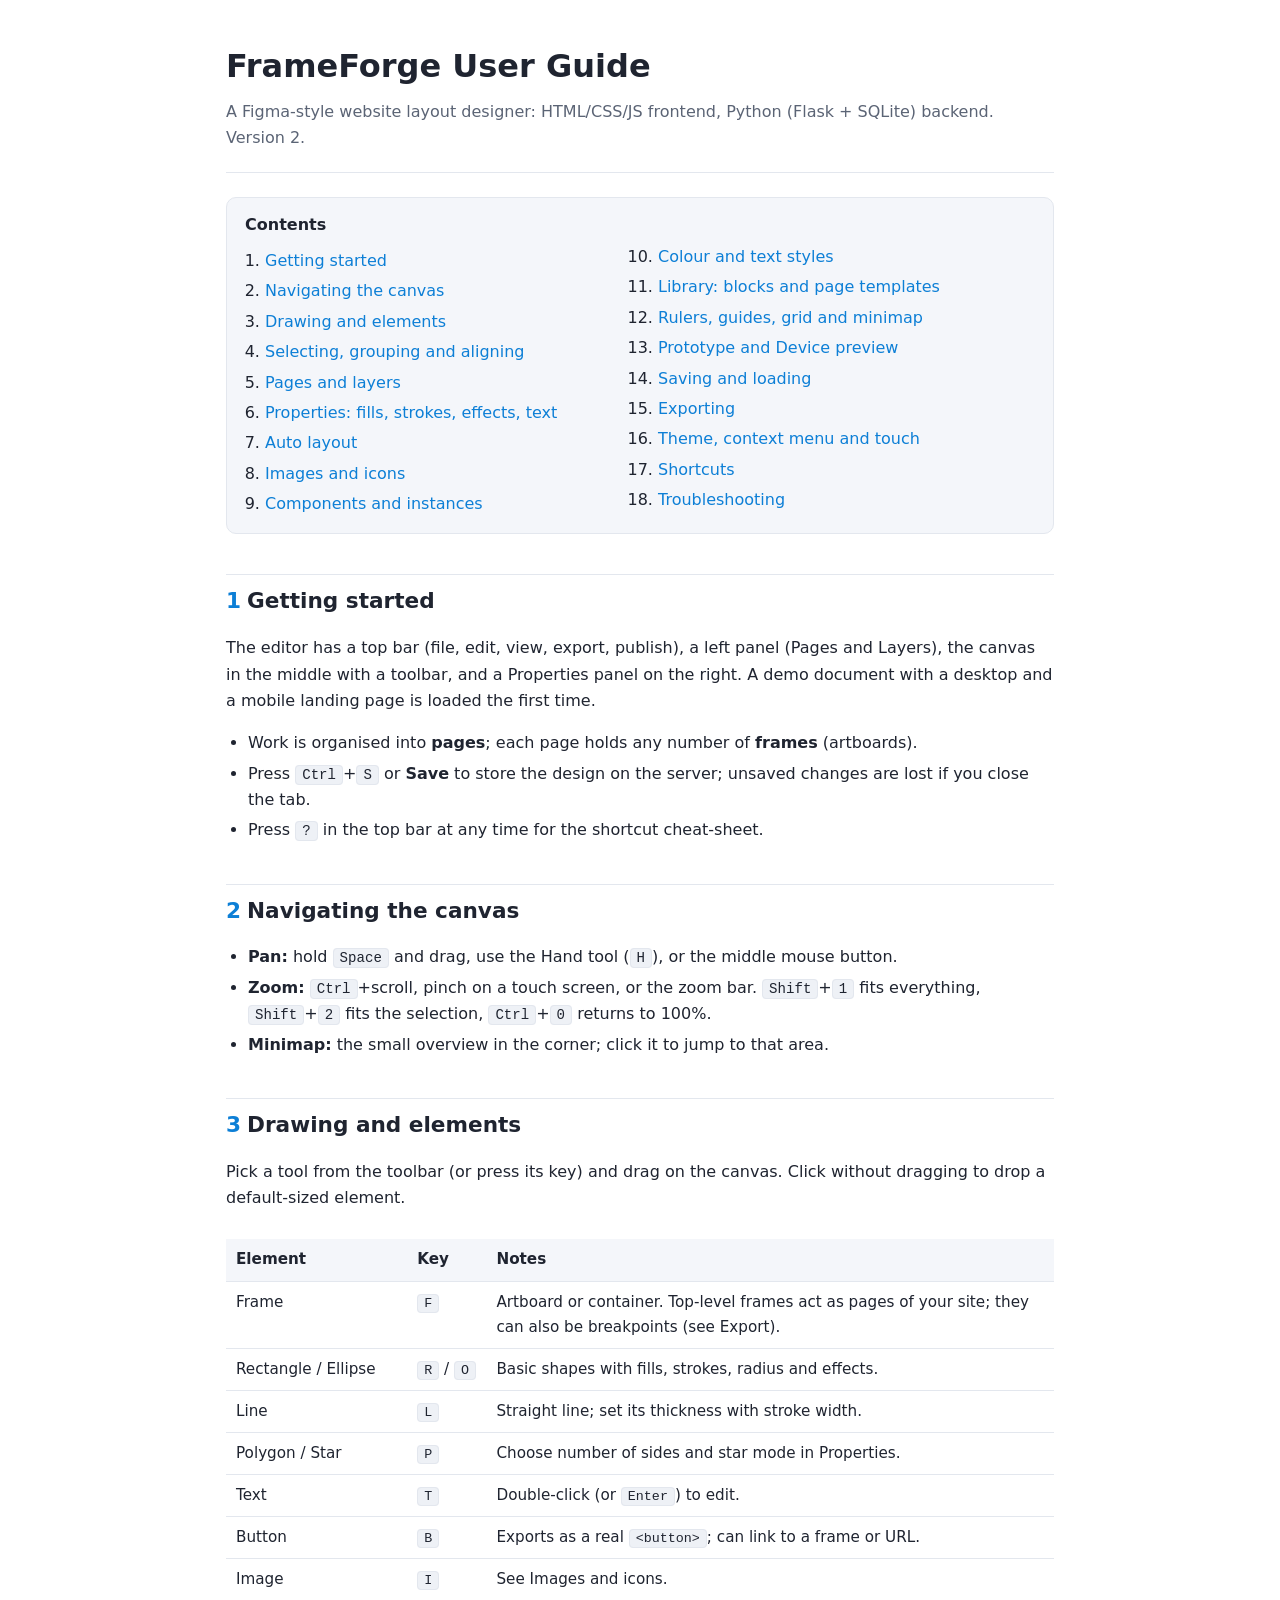
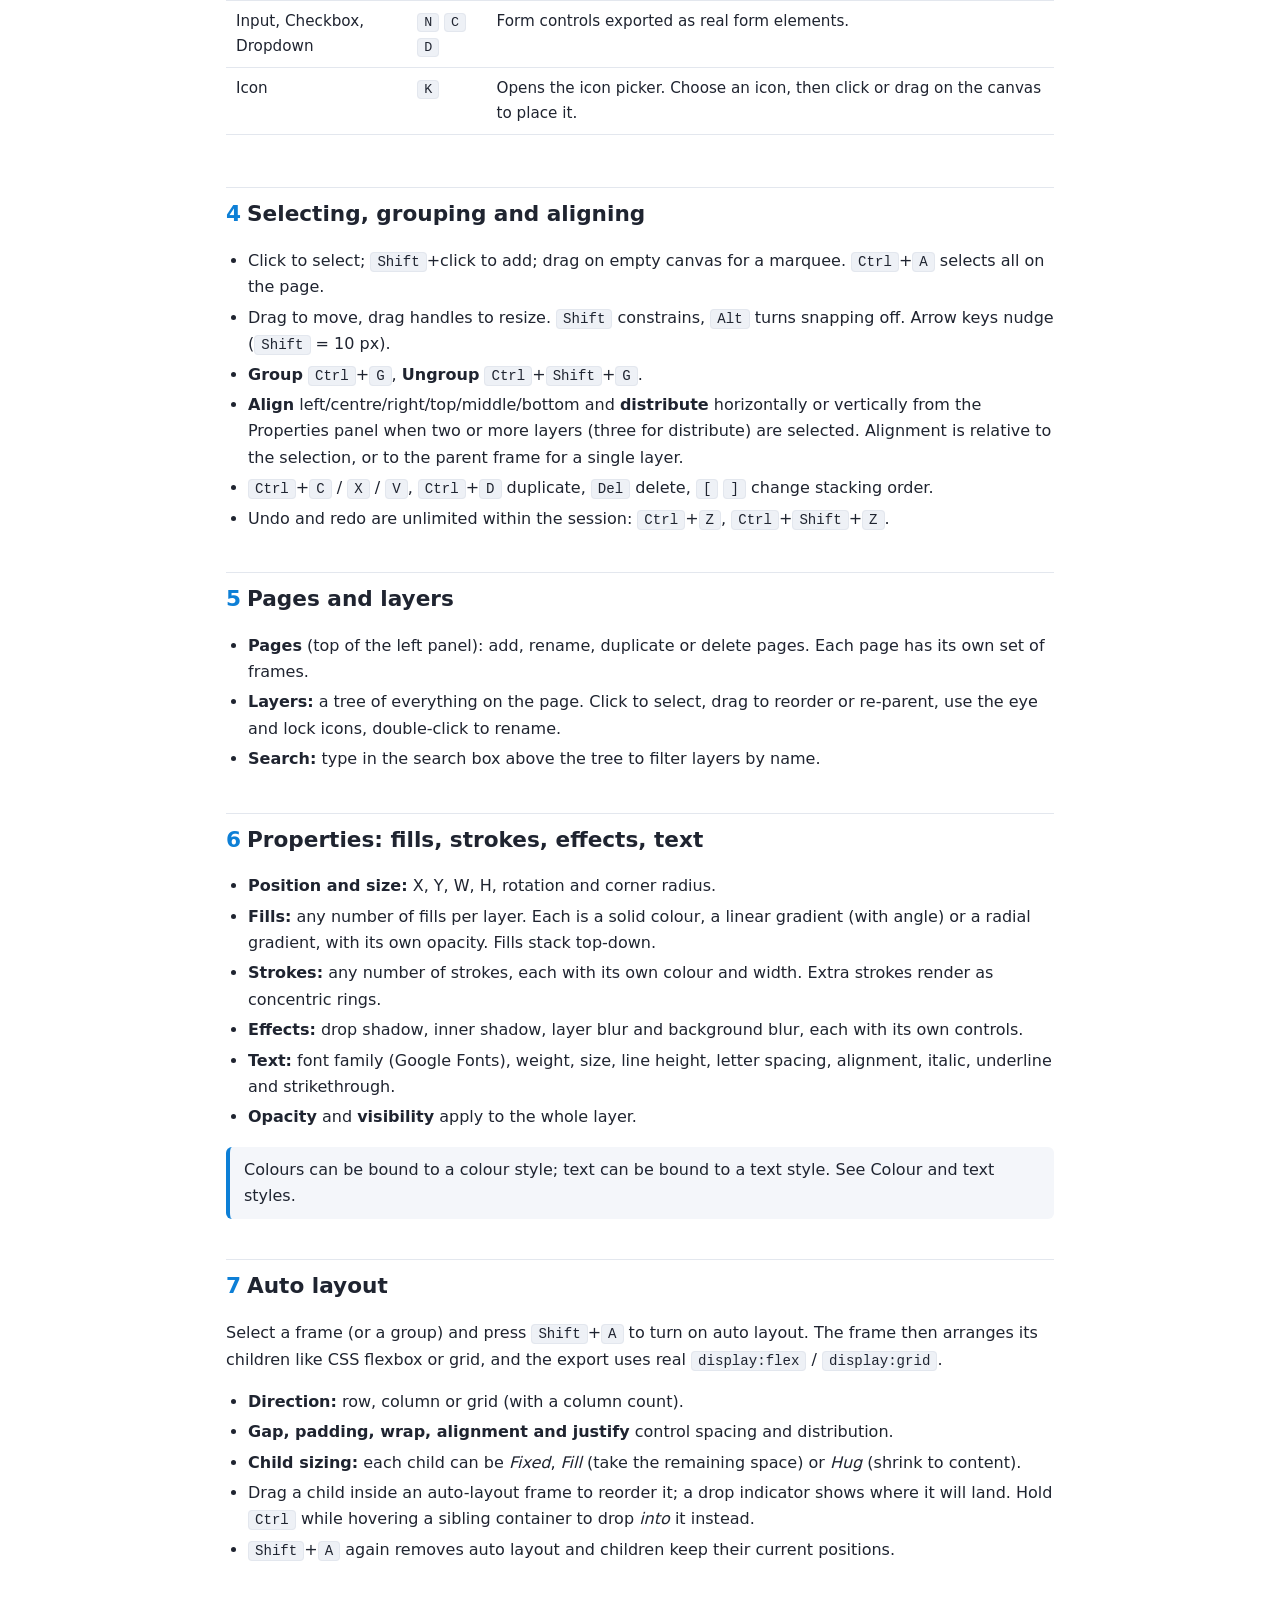
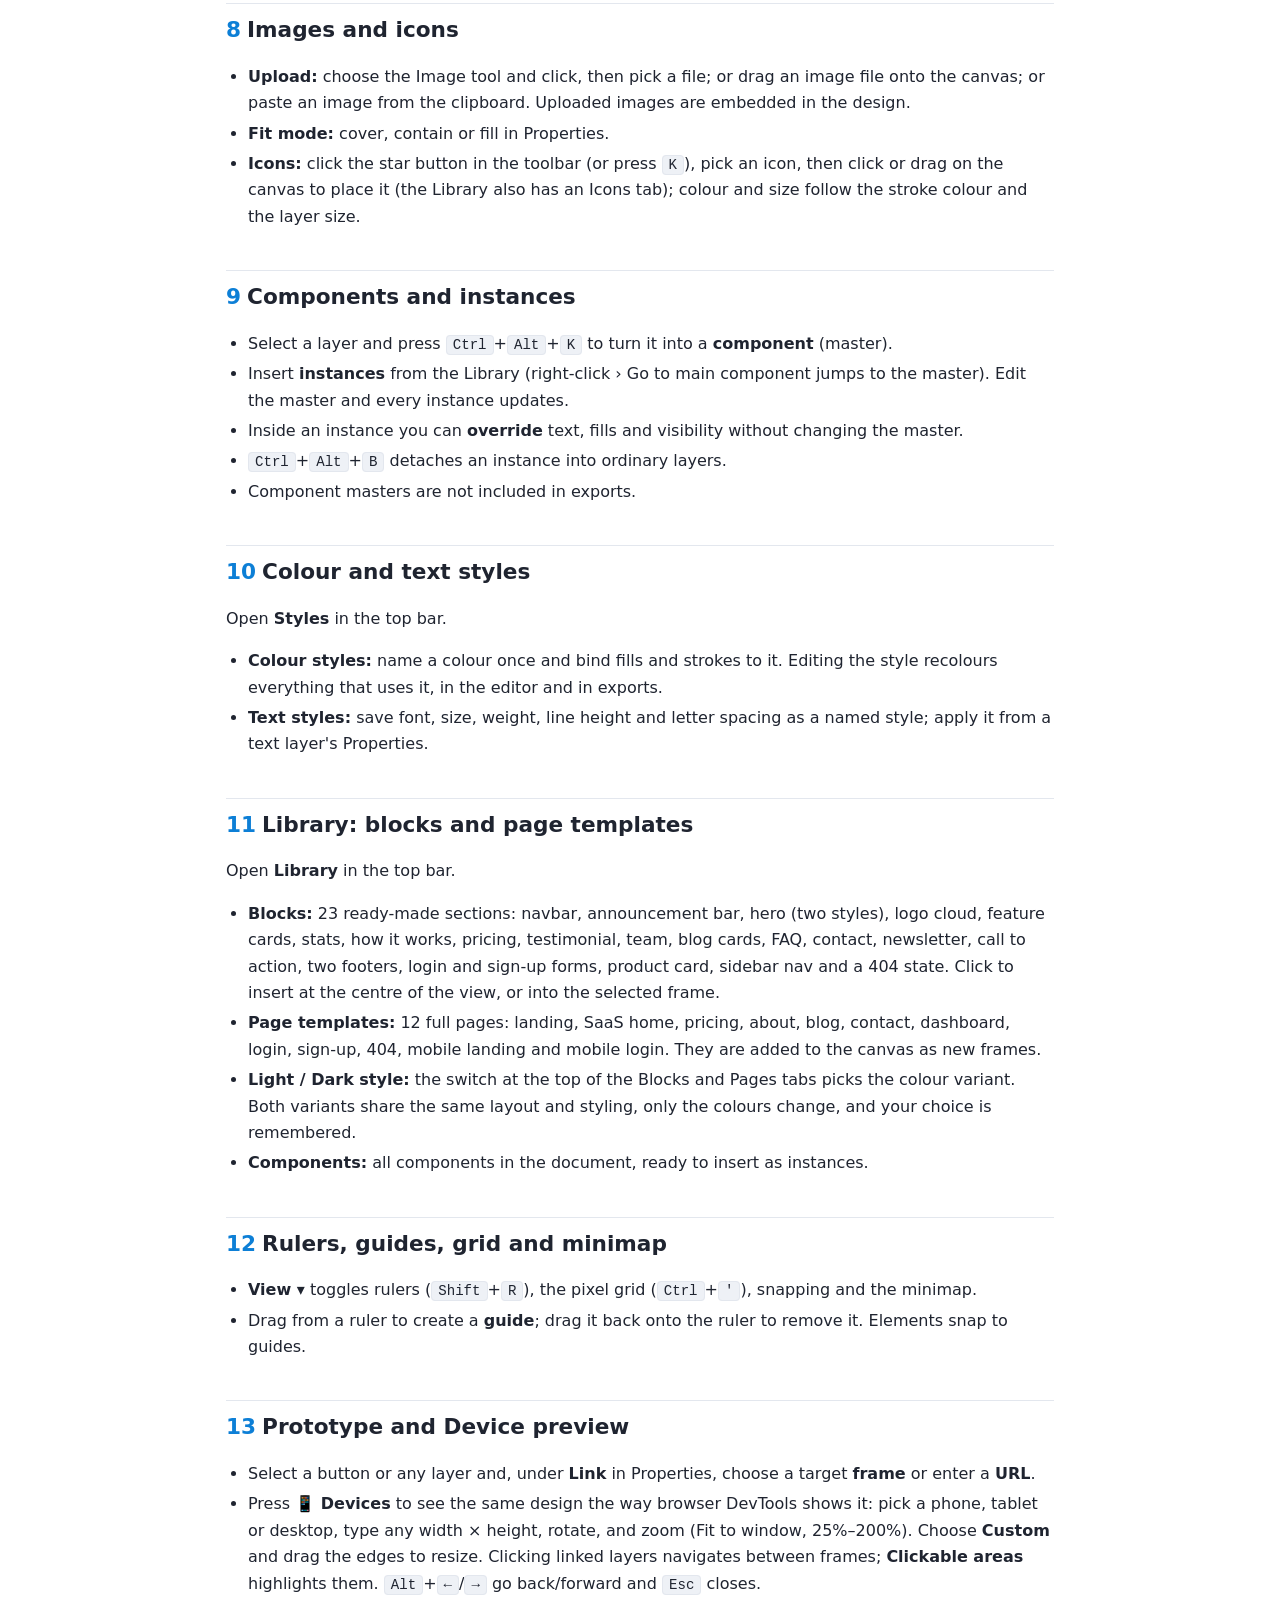
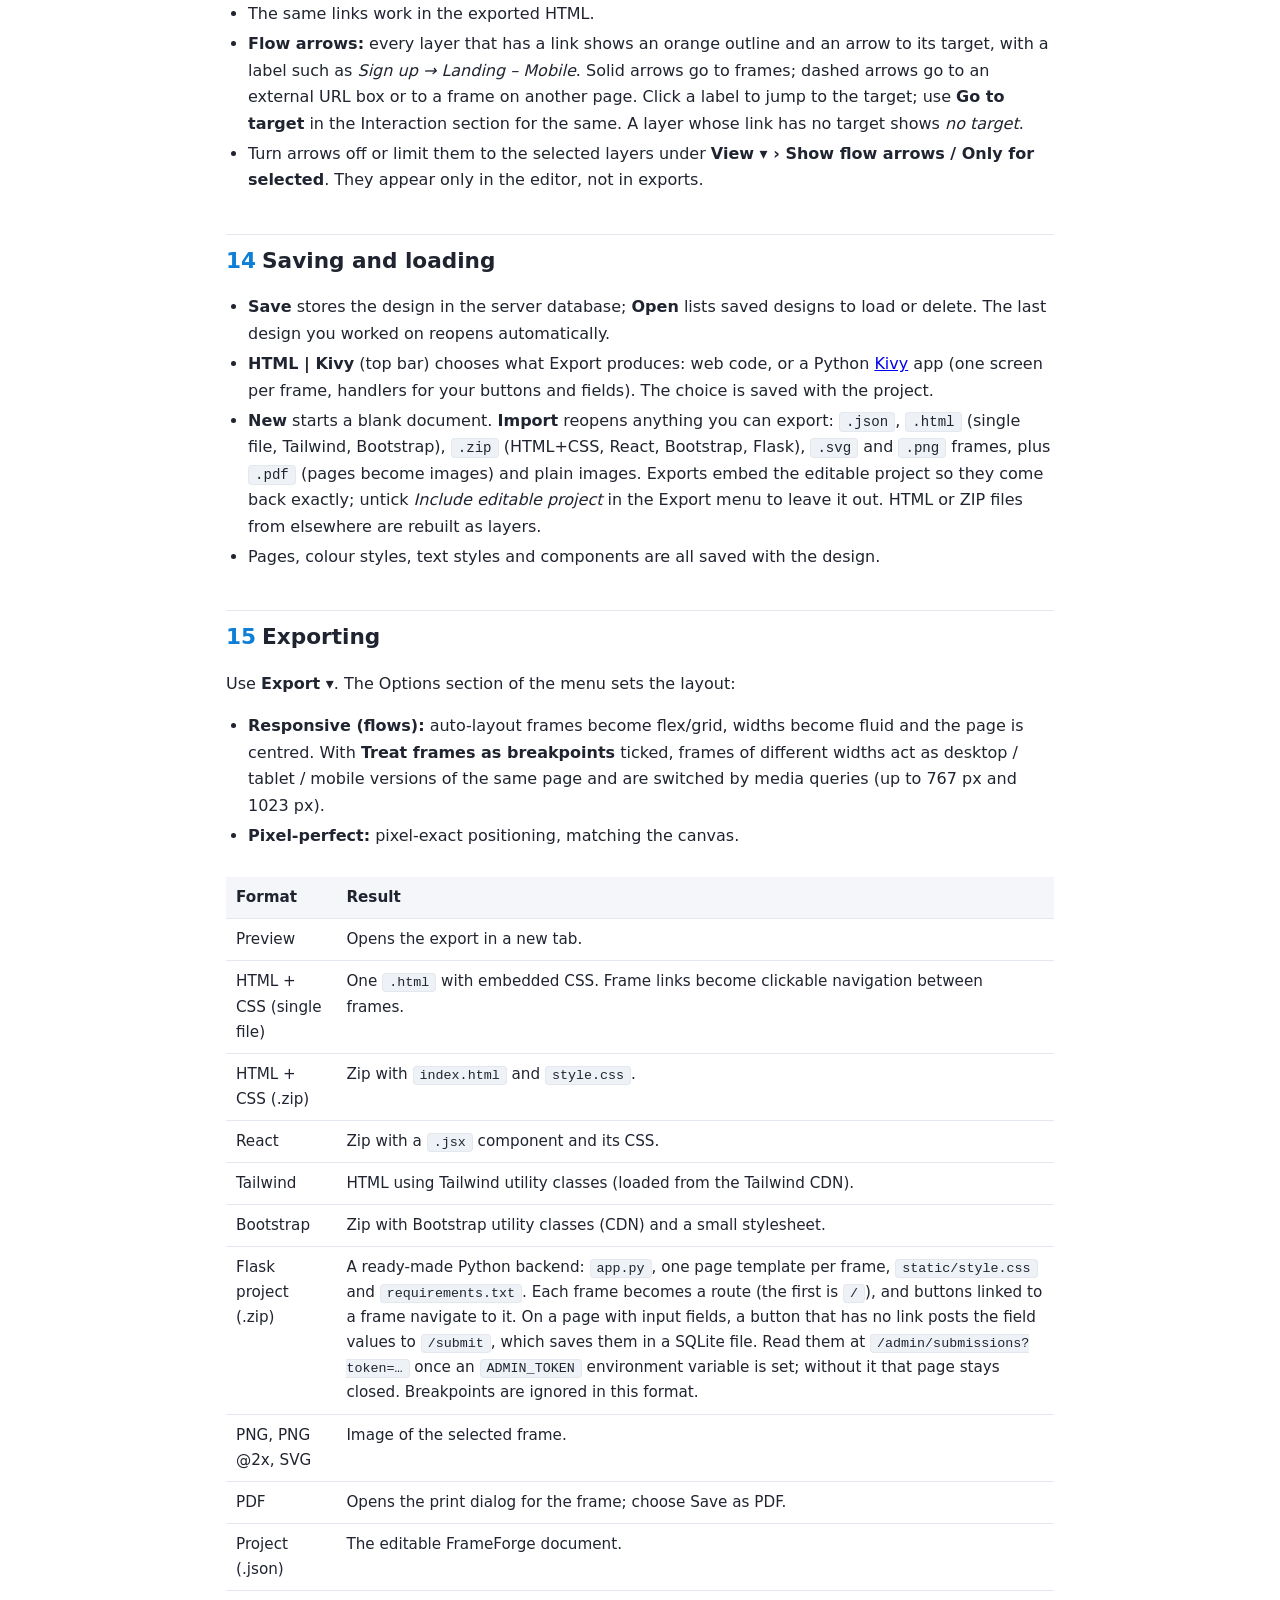
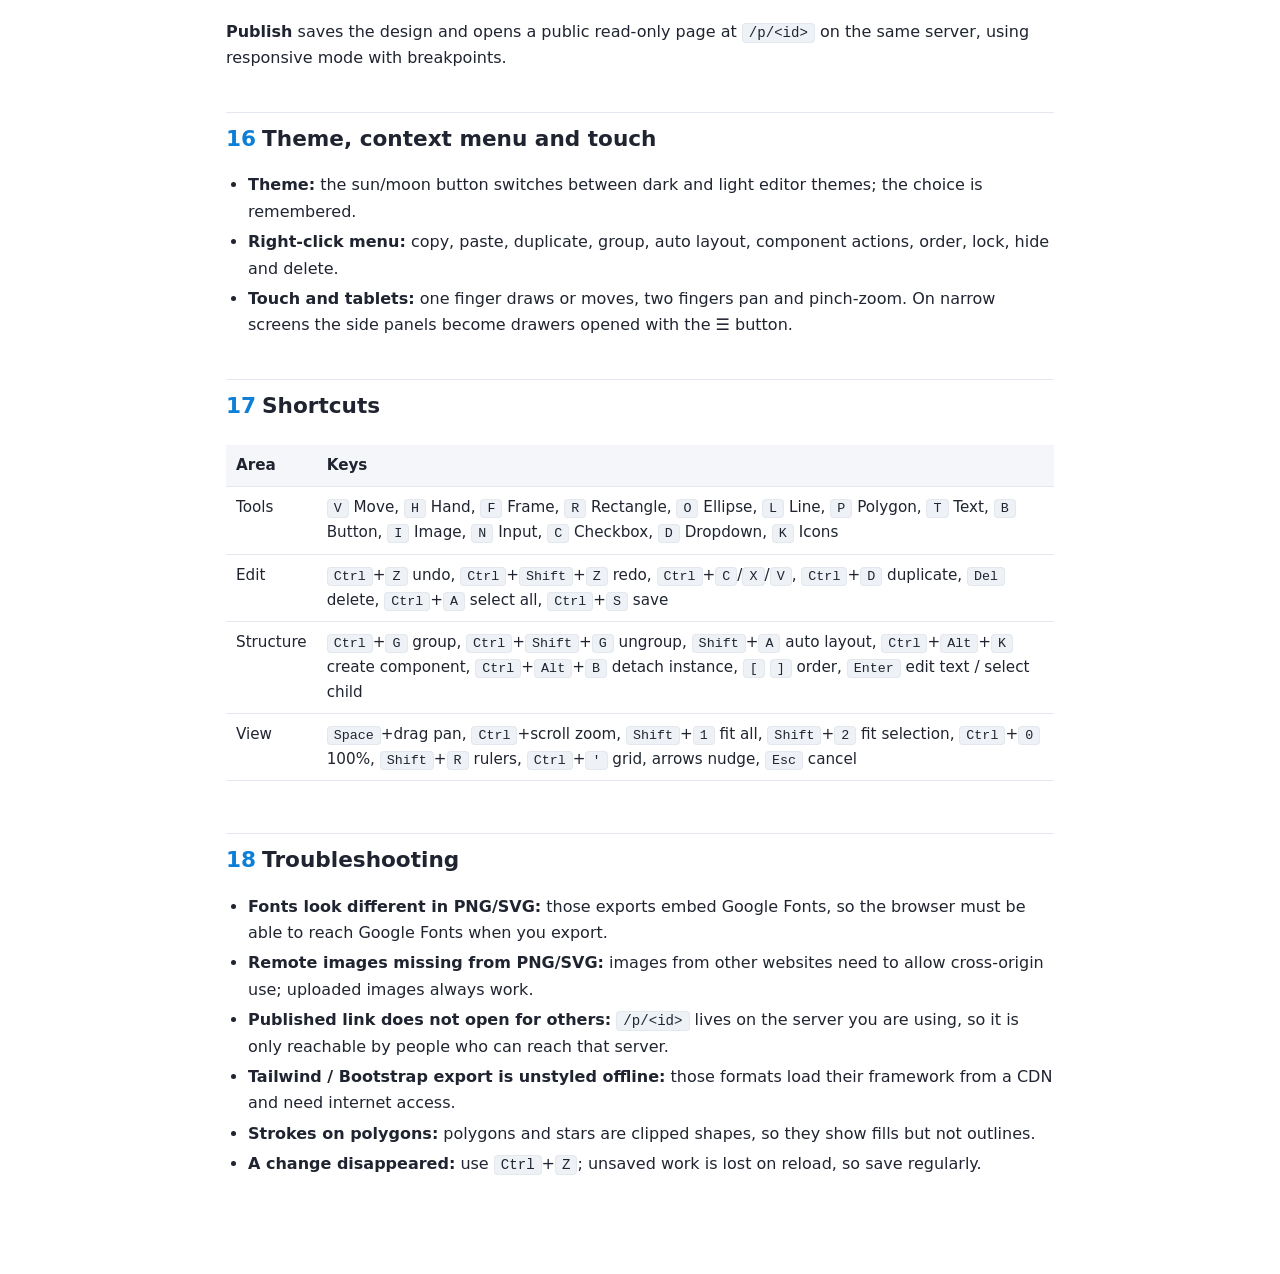
<file: static/user_guide.html>
<!DOCTYPE html>
<html lang="en">
<head>
<meta charset="utf-8">
<meta name="viewport" content="width=device-width, initial-scale=1">
<title>FrameForge User Guide</title>
<style>
  :root { --bg:#ffffff; --text:#1f2430; --muted:#5b6475; --accent:#0d7fd6; --line:#e3e7ee; --soft:#f4f6fa; --code:#eef1f6; }
  @media (prefers-color-scheme: dark) {
    :root { --bg:#17191f; --text:#e6e8ee; --muted:#9aa3b5; --accent:#4db3ff; --line:#2c303a; --soft:#1f222a; --code:#262a34; }
  }
  * { box-sizing: border-box; }
  body { margin:0; background:var(--bg); color:var(--text); font:16px/1.65 system-ui,-apple-system,'Segoe UI',Inter,sans-serif; }
  .wrap { max-width:860px; margin:0 auto; padding:40px 16px 80px; }
  header { border-bottom:1px solid var(--line); padding-bottom:20px; margin-bottom:24px; }
  h1 { margin:0 0 6px; font-size:2rem; }
  header p { margin:0; color:var(--muted); }
  nav { background:var(--soft); border:1px solid var(--line); border-radius:10px; padding:14px 18px; margin-bottom:32px; }
  nav strong { display:block; margin-bottom:6px; }
  nav ol { margin:0; padding-left:20px; columns:2; }
  nav a { color:var(--accent); text-decoration:none; }
  nav a:hover { text-decoration:underline; }
  h2 { margin:40px 0 10px; font-size:1.35rem; padding-top:8px; border-top:1px solid var(--line); }
  h2 .n { color:var(--accent); margin-right:6px; }
  ul { padding-left:22px; } li { margin:4px 0; }
  table { width:100%; border-collapse:collapse; margin:12px 0; font-size:.95rem; }
  th, td { text-align:left; padding:8px 10px; border-bottom:1px solid var(--line); vertical-align:top; }
  th { background:var(--soft); font-weight:600; }
  kbd, code { background:var(--code); border:1px solid var(--line); border-radius:4px; padding:1px 6px; font:.88em ui-monospace,Menlo,Consolas,monospace; }
  pre { background:var(--code); border:1px solid var(--line); border-radius:8px; padding:12px 14px; overflow-x:auto; }
  pre code { border:none; padding:0; background:none; }
  .tip { background:var(--soft); border-left:4px solid var(--accent); border-radius:6px; padding:10px 14px; margin:14px 0; }
  .tblwrap { overflow-x:auto; }
  @media (max-width:600px) { nav ol { columns:1; } h1 { font-size:1.6rem; } }
  @media print { nav { display:none; } .wrap { padding:0; } }
  .manual-top{display:none}
</style>
</head>
<body>
<div class="wrap">
<header>
  <h1>FrameForge User Guide</h1>
  <p>A Figma-style website layout designer: HTML/CSS/JS frontend, Python (Flask + SQLite) backend. Version 2.</p>
</header>

<nav>
  <strong>Contents</strong>
  <ol>
    <li><a href="#start">Getting started</a></li>
    <li><a href="#canvas">Navigating the canvas</a></li>
    <li><a href="#draw">Drawing and elements</a></li>
    <li><a href="#select">Selecting, grouping and aligning</a></li>
    <li><a href="#layers">Pages and layers</a></li>
    <li><a href="#props">Properties: fills, strokes, effects, text</a></li>
    <li><a href="#auto">Auto layout</a></li>
    <li><a href="#images">Images and icons</a></li>
    <li><a href="#comp">Components and instances</a></li>
    <li><a href="#styles">Colour and text styles</a></li>
    <li><a href="#lib">Library: blocks and page templates</a></li>
    <li><a href="#guides">Rulers, guides, grid and minimap</a></li>
    <li><a href="#proto">Prototype and Device preview</a></li>
    <li><a href="#save">Saving and loading</a></li>
    <li><a href="#export">Exporting</a></li>
    <li><a href="#ui">Theme, context menu and touch</a></li>
    <li><a href="#keys">Shortcuts</a></li>
    <li><a href="#trouble">Troubleshooting</a></li>
  </ol>
</nav>

<h2 id="start"><span class="n">1</span>Getting started</h2>
<p>The editor has a top bar (file, edit, view, export, publish), a left panel (Pages and Layers), the canvas in the middle with a toolbar, and a Properties panel on the right. A demo document with a desktop and a mobile landing page is loaded the first time.</p>
<ul>
  <li>Work is organised into <strong>pages</strong>; each page holds any number of <strong>frames</strong> (artboards).</li>
  <li>Press <kbd>Ctrl</kbd>+<kbd>S</kbd> or <strong>Save</strong> to store the design on the server; unsaved changes are lost if you close the tab.</li>
  <li>Press <kbd>?</kbd> in the top bar at any time for the shortcut cheat-sheet.</li>
</ul>

<h2 id="canvas"><span class="n">2</span>Navigating the canvas</h2>
<ul>
  <li><strong>Pan:</strong> hold <kbd>Space</kbd> and drag, use the Hand tool (<kbd>H</kbd>), or the middle mouse button.</li>
  <li><strong>Zoom:</strong> <kbd>Ctrl</kbd>+scroll, pinch on a touch screen, or the zoom bar. <kbd>Shift</kbd>+<kbd>1</kbd> fits everything, <kbd>Shift</kbd>+<kbd>2</kbd> fits the selection, <kbd>Ctrl</kbd>+<kbd>0</kbd> returns to 100%.</li>
  <li><strong>Minimap:</strong> the small overview in the corner; click it to jump to that area.</li>
</ul>

<h2 id="draw"><span class="n">3</span>Drawing and elements</h2>
<p>Pick a tool from the toolbar (or press its key) and drag on the canvas. Click without dragging to drop a default-sized element.</p>
<div class="tblwrap"><table>
<tr><th>Element</th><th>Key</th><th>Notes</th></tr>
<tr><td>Frame</td><td><kbd>F</kbd></td><td>Artboard or container. Top-level frames act as pages of your site; they can also be breakpoints (see Export).</td></tr>
<tr><td>Rectangle / Ellipse</td><td><kbd>R</kbd> / <kbd>O</kbd></td><td>Basic shapes with fills, strokes, radius and effects.</td></tr>
<tr><td>Line</td><td><kbd>L</kbd></td><td>Straight line; set its thickness with stroke width.</td></tr>
<tr><td>Polygon / Star</td><td><kbd>P</kbd></td><td>Choose number of sides and star mode in Properties.</td></tr>
<tr><td>Text</td><td><kbd>T</kbd></td><td>Double-click (or <kbd>Enter</kbd>) to edit.</td></tr>
<tr><td>Button</td><td><kbd>B</kbd></td><td>Exports as a real <code>&lt;button&gt;</code>; can link to a frame or URL.</td></tr>
<tr><td>Image</td><td><kbd>I</kbd></td><td>See Images and icons.</td></tr>
<tr><td>Input, Checkbox, Dropdown</td><td><kbd>N</kbd> <kbd>C</kbd> <kbd>D</kbd></td><td>Form controls exported as real form elements.</td></tr>
<tr><td>Icon</td><td><kbd>K</kbd></td><td>Opens the icon picker. Choose an icon, then click or drag on the canvas to place it.</td></tr>
</table></div>

<h2 id="select"><span class="n">4</span>Selecting, grouping and aligning</h2>
<ul>
  <li>Click to select; <kbd>Shift</kbd>+click to add; drag on empty canvas for a marquee. <kbd>Ctrl</kbd>+<kbd>A</kbd> selects all on the page.</li>
  <li>Drag to move, drag handles to resize. <kbd>Shift</kbd> constrains, <kbd>Alt</kbd> turns snapping off. Arrow keys nudge (<kbd>Shift</kbd> = 10 px).</li>
  <li><strong>Group</strong> <kbd>Ctrl</kbd>+<kbd>G</kbd>, <strong>Ungroup</strong> <kbd>Ctrl</kbd>+<kbd>Shift</kbd>+<kbd>G</kbd>.</li>
  <li><strong>Align</strong> left/centre/right/top/middle/bottom and <strong>distribute</strong> horizontally or vertically from the Properties panel when two or more layers (three for distribute) are selected. Alignment is relative to the selection, or to the parent frame for a single layer.</li>
  <li><kbd>Ctrl</kbd>+<kbd>C</kbd> / <kbd>X</kbd> / <kbd>V</kbd>, <kbd>Ctrl</kbd>+<kbd>D</kbd> duplicate, <kbd>Del</kbd> delete, <kbd>[</kbd> <kbd>]</kbd> change stacking order.</li>
  <li>Undo and redo are unlimited within the session: <kbd>Ctrl</kbd>+<kbd>Z</kbd>, <kbd>Ctrl</kbd>+<kbd>Shift</kbd>+<kbd>Z</kbd>.</li>
</ul>

<h2 id="layers"><span class="n">5</span>Pages and layers</h2>
<ul>
  <li><strong>Pages</strong> (top of the left panel): add, rename, duplicate or delete pages. Each page has its own set of frames.</li>
  <li><strong>Layers:</strong> a tree of everything on the page. Click to select, drag to reorder or re-parent, use the eye and lock icons, double-click to rename.</li>
  <li><strong>Search:</strong> type in the search box above the tree to filter layers by name.</li>
</ul>

<h2 id="props"><span class="n">6</span>Properties: fills, strokes, effects, text</h2>
<ul>
  <li><strong>Position and size:</strong> X, Y, W, H, rotation and corner radius.</li>
  <li><strong>Fills:</strong> any number of fills per layer. Each is a solid colour, a linear gradient (with angle) or a radial gradient, with its own opacity. Fills stack top-down.</li>
  <li><strong>Strokes:</strong> any number of strokes, each with its own colour and width. Extra strokes render as concentric rings.</li>
  <li><strong>Effects:</strong> drop shadow, inner shadow, layer blur and background blur, each with its own controls.</li>
  <li><strong>Text:</strong> font family (Google Fonts), weight, size, line height, letter spacing, alignment, italic, underline and strikethrough.</li>
  <li><strong>Opacity</strong> and <strong>visibility</strong> apply to the whole layer.</li>
</ul>
<div class="tip">Colours can be bound to a colour style; text can be bound to a text style. See Colour and text styles.</div>

<h2 id="auto"><span class="n">7</span>Auto layout</h2>
<p>Select a frame (or a group) and press <kbd>Shift</kbd>+<kbd>A</kbd> to turn on auto layout. The frame then arranges its children like CSS flexbox or grid, and the export uses real <code>display:flex</code> / <code>display:grid</code>.</p>
<ul>
  <li><strong>Direction:</strong> row, column or grid (with a column count).</li>
  <li><strong>Gap, padding, wrap, alignment and justify</strong> control spacing and distribution.</li>
  <li><strong>Child sizing:</strong> each child can be <em>Fixed</em>, <em>Fill</em> (take the remaining space) or <em>Hug</em> (shrink to content).</li>
  <li>Drag a child inside an auto-layout frame to reorder it; a drop indicator shows where it will land. Hold <kbd>Ctrl</kbd> while hovering a sibling container to drop <em>into</em> it instead.</li>
  <li><kbd>Shift</kbd>+<kbd>A</kbd> again removes auto layout and children keep their current positions.</li>
</ul>

<h2 id="images"><span class="n">8</span>Images and icons</h2>
<ul>
  <li><strong>Upload:</strong> choose the Image tool and click, then pick a file; or drag an image file onto the canvas; or paste an image from the clipboard. Uploaded images are embedded in the design.</li>
  <li><strong>Fit mode:</strong> cover, contain or fill in Properties.</li>
  <li><strong>Icons:</strong> click the star button in the toolbar (or press <kbd>K</kbd>), pick an icon, then click or drag on the canvas to place it (the Library also has an Icons tab); colour and size follow the stroke colour and the layer size.</li>
</ul>

<h2 id="comp"><span class="n">9</span>Components and instances</h2>
<ul>
  <li>Select a layer and press <kbd>Ctrl</kbd>+<kbd>Alt</kbd>+<kbd>K</kbd> to turn it into a <strong>component</strong> (master).</li>
  <li>Insert <strong>instances</strong> from the Library (right-click &rsaquo; Go to main component jumps to the master). Edit the master and every instance updates.</li>
  <li>Inside an instance you can <strong>override</strong> text, fills and visibility without changing the master.</li>
  <li><kbd>Ctrl</kbd>+<kbd>Alt</kbd>+<kbd>B</kbd> detaches an instance into ordinary layers.</li>
  <li>Component masters are not included in exports.</li>
</ul>

<h2 id="styles"><span class="n">10</span>Colour and text styles</h2>
<p>Open <strong>Styles</strong> in the top bar.</p>
<ul>
  <li><strong>Colour styles:</strong> name a colour once and bind fills and strokes to it. Editing the style recolours everything that uses it, in the editor and in exports.</li>
  <li><strong>Text styles:</strong> save font, size, weight, line height and letter spacing as a named style; apply it from a text layer's Properties.</li>
</ul>

<h2 id="lib"><span class="n">11</span>Library: blocks and page templates</h2>
<p>Open <strong>Library</strong> in the top bar.</p>
<ul>
  <li><strong>Blocks:</strong> 23 ready-made sections: navbar, announcement bar, hero (two styles), logo cloud, feature cards, stats, how it works, pricing, testimonial, team, blog cards, FAQ, contact, newsletter, call to action, two footers, login and sign-up forms, product card, sidebar nav and a 404 state. Click to insert at the centre of the view, or into the selected frame.</li>
  <li><strong>Page templates:</strong> 12 full pages: landing, SaaS home, pricing, about, blog, contact, dashboard, login, sign-up, 404, mobile landing and mobile login. They are added to the canvas as new frames.</li>
  <li><strong>Light / Dark style:</strong> the switch at the top of the Blocks and Pages tabs picks the colour variant. Both variants share the same layout and styling, only the colours change, and your choice is remembered.</li>
  <li><strong>Components:</strong> all components in the document, ready to insert as instances.</li>
</ul>

<h2 id="guides"><span class="n">12</span>Rulers, guides, grid and minimap</h2>
<ul>
  <li><strong>View &#9662;</strong> toggles rulers (<kbd>Shift</kbd>+<kbd>R</kbd>), the pixel grid (<kbd>Ctrl</kbd>+<kbd>'</kbd>), snapping and the minimap.</li>
  <li>Drag from a ruler to create a <strong>guide</strong>; drag it back onto the ruler to remove it. Elements snap to guides.</li>
</ul>

<h2 id="proto"><span class="n">13</span>Prototype and Device preview</h2>
<ul>
  <li>Select a button or any layer and, under <strong>Link</strong> in Properties, choose a target <strong>frame</strong> or enter a <strong>URL</strong>.</li>
  <li>Press <strong>&#128241; Devices</strong> to see the same design the way browser DevTools shows it: pick a phone, tablet or desktop, type any width &times; height, rotate, and zoom (Fit to window, 25%&ndash;200%). Choose <strong>Custom</strong> and drag the edges to resize. Clicking linked layers navigates between frames; <strong>Clickable areas</strong> highlights them. <kbd>Alt</kbd>+<kbd>&larr;</kbd>/<kbd>&rarr;</kbd> go back/forward and <kbd>Esc</kbd> closes.</li>
  <li>The same links work in the exported HTML.</li>
  <li><strong>Flow arrows:</strong> every layer that has a link shows an orange outline and an arrow to its target, with a label such as <em>Sign up &rarr; Landing &ndash; Mobile</em>. Solid arrows go to frames; dashed arrows go to an external URL box or to a frame on another page. Click a label to jump to the target; use <strong>Go to target</strong> in the Interaction section for the same. A layer whose link has no target shows <em>no target</em>.</li>
  <li>Turn arrows off or limit them to the selected layers under <strong>View &#9662; &rsaquo; Show flow arrows / Only for selected</strong>. They appear only in the editor, not in exports.</li>
</ul>

<h2 id="save"><span class="n">14</span>Saving and loading</h2>
<ul>
  <li><strong>Save</strong> stores the design in the server database; <strong>Open</strong> lists saved designs to load or delete. The last design you worked on reopens automatically.</li>
  <li><strong>HTML | Kivy</strong> (top bar) chooses what Export produces: web code, or a Python <a href="https://kivy.org">Kivy</a> app (one screen per frame, handlers for your buttons and fields). The choice is saved with the project.</li>
  <li><strong>New</strong> starts a blank document. <strong>Import</strong> reopens anything you can export: <code>.json</code>, <code>.html</code> (single file, Tailwind, Bootstrap), <code>.zip</code> (HTML+CSS, React, Bootstrap, Flask), <code>.svg</code> and <code>.png</code> frames, plus <code>.pdf</code> (pages become images) and plain images. Exports embed the editable project so they come back exactly; untick <em>Include editable project</em> in the Export menu to leave it out. HTML or ZIP files from elsewhere are rebuilt as layers.</li>
  <li>Pages, colour styles, text styles and components are all saved with the design.</li>
</ul>

<h2 id="export"><span class="n">15</span>Exporting</h2>
<p>Use <strong>Export &#9662;</strong>. The Options section of the menu sets the layout:</p>
<ul>
  <li><strong>Responsive (flows):</strong> auto-layout frames become flex/grid, widths become fluid and the page is centred. With <strong>Treat frames as breakpoints</strong> ticked, frames of different widths act as desktop / tablet / mobile versions of the same page and are switched by media queries (up to 767 px and 1023 px).</li>
  <li><strong>Pixel-perfect:</strong> pixel-exact positioning, matching the canvas.</li>
</ul>
<div class="tblwrap"><table>
<tr><th>Format</th><th>Result</th></tr>
<tr><td>Preview</td><td>Opens the export in a new tab.</td></tr>
<tr><td>HTML + CSS (single file)</td><td>One <code>.html</code> with embedded CSS. Frame links become clickable navigation between frames.</td></tr>
<tr><td>HTML + CSS (.zip)</td><td>Zip with <code>index.html</code> and <code>style.css</code>.</td></tr>
<tr><td>React</td><td>Zip with a <code>.jsx</code> component and its CSS.</td></tr>
<tr><td>Tailwind</td><td>HTML using Tailwind utility classes (loaded from the Tailwind CDN).</td></tr>
<tr><td>Bootstrap</td><td>Zip with Bootstrap utility classes (CDN) and a small stylesheet.</td></tr>
<tr><td>Flask project (.zip)</td><td>A ready-made Python backend: <code>app.py</code>, one page template per frame, <code>static/style.css</code> and <code>requirements.txt</code>. Each frame becomes a route (the first is <code>/</code>), and buttons linked to a frame navigate to it. On a page with input fields, a button that has no link posts the field values to <code>/submit</code>, which saves them in a SQLite file. Read them at <code>/admin/submissions?token=&hellip;</code> once an <code>ADMIN_TOKEN</code> environment variable is set; without it that page stays closed. Breakpoints are ignored in this format.</td></tr>
<tr><td>PNG, PNG @2x, SVG</td><td>Image of the selected frame.</td></tr>
<tr><td>PDF</td><td>Opens the print dialog for the frame; choose Save as PDF.</td></tr>
<tr><td>Project (.json)</td><td>The editable FrameForge document.</td></tr>
</table></div>
<p><strong>Publish</strong> saves the design and opens a public read-only page at <code>/p/&lt;id&gt;</code> on the same server, using responsive mode with breakpoints.</p>

<h2 id="ui"><span class="n">16</span>Theme, context menu and touch</h2>
<ul>
  <li><strong>Theme:</strong> the sun/moon button switches between dark and light editor themes; the choice is remembered.</li>
  <li><strong>Right-click menu:</strong> copy, paste, duplicate, group, auto layout, component actions, order, lock, hide and delete.</li>
  <li><strong>Touch and tablets:</strong> one finger draws or moves, two fingers pan and pinch-zoom. On narrow screens the side panels become drawers opened with the &#9776; button.</li>
</ul>

<h2 id="keys"><span class="n">17</span>Shortcuts</h2>
<div class="tblwrap"><table>
<tr><th>Area</th><th>Keys</th></tr>
<tr><td>Tools</td><td><kbd>V</kbd> Move, <kbd>H</kbd> Hand, <kbd>F</kbd> Frame, <kbd>R</kbd> Rectangle, <kbd>O</kbd> Ellipse, <kbd>L</kbd> Line, <kbd>P</kbd> Polygon, <kbd>T</kbd> Text, <kbd>B</kbd> Button, <kbd>I</kbd> Image, <kbd>N</kbd> Input, <kbd>C</kbd> Checkbox, <kbd>D</kbd> Dropdown, <kbd>K</kbd> Icons</td></tr>
<tr><td>Edit</td><td><kbd>Ctrl</kbd>+<kbd>Z</kbd> undo, <kbd>Ctrl</kbd>+<kbd>Shift</kbd>+<kbd>Z</kbd> redo, <kbd>Ctrl</kbd>+<kbd>C</kbd>/<kbd>X</kbd>/<kbd>V</kbd>, <kbd>Ctrl</kbd>+<kbd>D</kbd> duplicate, <kbd>Del</kbd> delete, <kbd>Ctrl</kbd>+<kbd>A</kbd> select all, <kbd>Ctrl</kbd>+<kbd>S</kbd> save</td></tr>
<tr><td>Structure</td><td><kbd>Ctrl</kbd>+<kbd>G</kbd> group, <kbd>Ctrl</kbd>+<kbd>Shift</kbd>+<kbd>G</kbd> ungroup, <kbd>Shift</kbd>+<kbd>A</kbd> auto layout, <kbd>Ctrl</kbd>+<kbd>Alt</kbd>+<kbd>K</kbd> create component, <kbd>Ctrl</kbd>+<kbd>Alt</kbd>+<kbd>B</kbd> detach instance, <kbd>[</kbd> <kbd>]</kbd> order, <kbd>Enter</kbd> edit text / select child</td></tr>
<tr><td>View</td><td><kbd>Space</kbd>+drag pan, <kbd>Ctrl</kbd>+scroll zoom, <kbd>Shift</kbd>+<kbd>1</kbd> fit all, <kbd>Shift</kbd>+<kbd>2</kbd> fit selection, <kbd>Ctrl</kbd>+<kbd>0</kbd> 100%, <kbd>Shift</kbd>+<kbd>R</kbd> rulers, <kbd>Ctrl</kbd>+<kbd>'</kbd> grid, arrows nudge, <kbd>Esc</kbd> cancel</td></tr>
</table></div>

<h2 id="trouble"><span class="n">18</span>Troubleshooting</h2>
<ul>
  <li><strong>Fonts look different in PNG/SVG:</strong> those exports embed Google Fonts, so the browser must be able to reach Google Fonts when you export.</li>
  <li><strong>Remote images missing from PNG/SVG:</strong> images from other websites need to allow cross-origin use; uploaded images always work.</li>
  <li><strong>Published link does not open for others:</strong> <code>/p/&lt;id&gt;</code> lives on the server you are using, so it is only reachable by people who can reach that server.</li>
  <li><strong>Tailwind / Bootstrap export is unstyled offline:</strong> those formats load their framework from a CDN and need internet access.</li>
  <li><strong>Strokes on polygons:</strong> polygons and stars are clipped shapes, so they show fills but not outlines.</li>
  <li><strong>A change disappeared:</strong> use <kbd>Ctrl</kbd>+<kbd>Z</kbd>; unsaved work is lost on reload, so save regularly.</li>
</ul>
</div>
</body>
</html>
</file>
